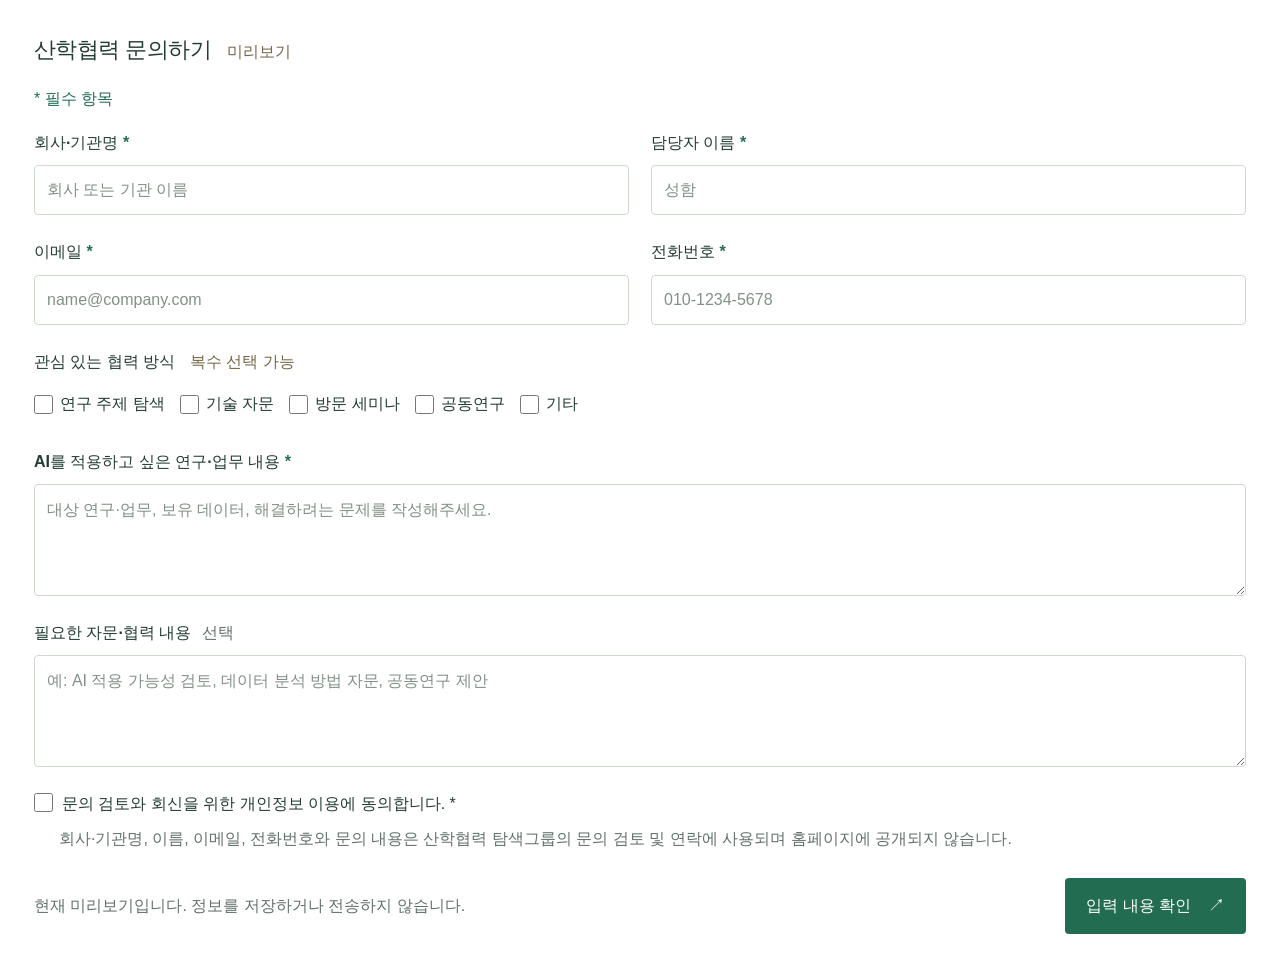
<file: google-apps-script/Index.html>
<!doctype html>
<html lang="ko">
<head>
  <meta charset="utf-8">
  <meta name="viewport" content="width=device-width,initial-scale=1">
  <meta name="referrer" content="no-referrer">
  <base target="_top">
  <title>산학협력 문의</title>
  <style>
    /* Installed KoPubWorld fonts only. Public webfont hosting requires publisher approval. */
    @font-face { font-family:"KoPubWorld Dotum"; font-style:normal; font-weight:400; font-display:swap; src:local("KoPubWorldDotum Medium"), local("KoPubWorldDotumMedium"), local("KoPubWorld돋움체 Medium"); }
    @font-face { font-family:"KoPubWorld Dotum"; font-style:normal; font-weight:700; font-display:swap; src:local("KoPubWorldDotum Bold"), local("KoPubWorldDotumBold"), local("KoPubWorld돋움체 Bold"); }


    :root{--ink:#233d36;--muted:#62716b;--green:#226d51;--line:#dce3d9;--paper:#f8f9f4}
    *{box-sizing:border-box}body{font-size:16px;margin:0;background:#fff;color:var(--ink);font-family:"KoPubWorld Dotum","Malgun Gothic","Apple SD Gothic Neo",sans-serif;font-synthesis:none;line-height:1.65;word-break:keep-all;overflow-wrap:break-word}p,h2{margin:0}button,input,textarea{font:inherit}button{cursor:pointer}.form-shell{padding:32px 34px 30px}h2{font-size:22px;letter-spacing:-.025em}.form-intro{font-size:16px;color:var(--muted);margin:7px 0 23px}.required{margin-top:18px;font-size:16px;color:var(--green);margin-bottom:17px}.form-grid{display:grid;grid-template-columns:1fr 1fr;gap:19px 20px}.field{display:flex;flex-direction:column;gap:7px}.field-wide{grid-column:1/-1}label,legend{font-size:16px;font-weight:700}label small{font-size:16px;color:var(--muted);font-weight:400;margin-left:6px}label span,.required span{color:var(--green)}input[type=text],input[type=email],input[type=tel],textarea{width:100%;border:1px solid #cfd9ce;border-radius:4px;padding:11px 12px;font-size:16px;background:#fff;color:var(--ink);min-height:45px;outline:none}input::placeholder,textarea::placeholder{color:#829087;font-size:16px}input:focus,textarea:focus{border-color:var(--green);box-shadow:0 0 0 3px #226d5112}textarea{min-height:112px;resize:vertical;line-height:1.8}fieldset{border:0;margin:0;padding:0;min-width:0}legend{margin-bottom:9px;padding:0}.choices{display:flex;flex-wrap:wrap;gap:9px 15px}.choices label{display:inline-flex;gap:7px;align-items:center;font-size:16px;font-weight:400;min-height:30px}.choices input,.consent input{width:16px;height:16px;accent-color:var(--green);flex-shrink:0;margin:0}.field-help{font-size:16px;color:var(--muted);margin-top:0}.consent{display:flex;gap:9px;align-items:flex-start;margin:23px 0 7px;font-size:16px;font-weight:400}.consent input{margin-top:3px}.privacy{font-size:16px;color:var(--muted);padding-left:25px;line-height:1.8}.submit-row{display:flex;align-items:center;justify-content:space-between;gap:16px;margin-top:24px}.submit-row p{font-size:16px;color:var(--muted)}.submit{border:0;border-radius:4px;background:var(--green);color:white;font-weight:700;font-size:16px;padding:13px 21px;min-height:47px;white-space:nowrap}.submit span{font-size:17px;margin-left:17px}.submit:hover{background:#19563f}.submit:disabled{opacity:.55;cursor:wait}.submit:focus-visible,input:focus-visible,textarea:focus-visible{outline:2px solid #287dba;outline-offset:3px}.status{margin-top:20px;border:1px solid #cbdcc4;border-radius:4px;padding:15px 17px;background:var(--paper);font-size:16px;line-height:1.9}.status:empty{display:none}.status.error{border-color:#dab2a9;background:#fff7f4;color:#803f32}.status strong{display:block;margin-bottom:3px}.trap{position:absolute;left:-9999px;top:0;width:1px;height:1px;overflow:hidden}.preview-label{font-size:16px;color:#756648;display:inline-block;margin-left:10px;font-weight:400;letter-spacing:0}.success-panel{padding:35px 10px}.success-check{width:48px;height:48px;border-radius:50%;background:#edf2e7;color:var(--green);display:grid;place-items:center;font-size:25px;margin-bottom:22px}.success-panel h2{font-size:25px}.success-panel p{font-size:16px;color:var(--muted);margin-top:13px;line-height:1.9}.receipt{display:block;font-size:16px;color:var(--green);margin-top:22px}.success-panel button{margin-top:25px;background:white;border:1px solid var(--line);padding:10px 16px;border-radius:4px;color:var(--green);font-size:16px}[hidden]{display:none!important}
    @media(max-width:600px){.form-shell{padding:25px 20px}.form-grid{grid-template-columns:1fr;gap:19px}.field-wide{grid-column:auto}h2{font-size:21px}.form-intro{font-size:16px}.submit-row{align-items:stretch;flex-direction:column}.submit{width:100%}.privacy{font-size:16px}.choices{gap:9px 14px}.form-shell label{font-size:16px}.submit-row p{font-size:16px}.consent{font-size:16px}input[type=text],input[type=email],input[type=tel],textarea{font-size:16px}.status{font-size:16px;padding:13px}.preview-label{font-size:16px;margin-left:5px}}
    .form-grid{gap:24px 22px}.field{gap:9px}.choices label{min-height:40px}.choices input,.consent input{width:19px;height:19px}.submit-row{flex-wrap:wrap}.submit-row p{flex:1 1 240px}.submit{font-size:18px}.privacy{line-height:1.8}.preview-label{line-height:1.6}.form-shell .consent{line-height:1.75}.success-panel p{font-size:16px}
    @media(max-width:600px){.submit-row p{flex:auto}.form-shell{padding:28px 20px}.choices{gap:8px 18px}.privacy{padding-left:28px}}
    @media(prefers-reduced-motion:reduce){*{scroll-behavior:auto!important}}
  </style>
</head>
<body>
  <div class="form-shell">
    <div id="form-view">
      <h2>산학협력 문의하기 <span id="preview-label" class="preview-label" hidden>미리보기</span></h2>
      <p class="required"><span>*</span> 필수 항목</p>
      <form id="inquiry" novalidate>
        <div class="form-grid">
          <div class="field"><label for="company">회사·기관명 <span>*</span></label><input id="company" name="company" type="text" autocomplete="organization" maxlength="120" placeholder="회사 또는 기관 이름" required></div>
          <div class="field"><label for="name">담당자 이름 <span>*</span></label><input id="name" name="name" type="text" autocomplete="name" maxlength="60" placeholder="성함" required></div>
          <div class="field"><label for="email">이메일 <span>*</span></label><input id="email" name="email" type="email" autocomplete="email" maxlength="254" placeholder="name@company.com" required></div>
          <div class="field"><label for="phone">전화번호 <span>*</span></label><input id="phone" name="phone" type="tel" inputmode="tel" autocomplete="tel" maxlength="30" placeholder="010-1234-5678" required></div>
          <fieldset class="field-wide"><legend>관심 있는 협력 방식 <span class="preview-label">복수 선택 가능</span></legend><div class="choices"><label><input type="checkbox" name="types" value="연구 주제 탐색">연구 주제 탐색</label><label><input type="checkbox" name="types" value="기술 자문">기술 자문</label><label><input type="checkbox" name="types" value="방문 세미나">방문 세미나</label><label><input type="checkbox" name="types" value="공동연구">공동연구</label><label><input type="checkbox" name="types" value="기타">기타</label></div></fieldset>
          <div class="field field-wide"><label for="research">AI를 적용하고 싶은 연구·업무 내용 <span>*</span></label><textarea id="research" name="research" maxlength="3000" required placeholder="대상 연구·업무, 보유 데이터, 해결하려는 문제를 작성해주세요."></textarea></div>
          <div class="field field-wide"><label for="advice">필요한 자문·협력 내용 <small>선택</small></label><textarea id="advice" name="advice" maxlength="3000" placeholder="예: AI 적용 가능성 검토, 데이터 분석 방법 자문, 공동연구 제안"></textarea></div>
        </div>
        <div class="trap" aria-hidden="true"><label for="website">Website</label><input id="website" name="website" type="text" tabindex="-1" autocomplete="off"></div>
        <label class="consent" for="consent"><input id="consent" name="consent" type="checkbox" required>문의 검토와 회신을 위한 개인정보 이용에 동의합니다. *</label>
        <p class="privacy">회사·기관명, 이름, 이메일, 전화번호와 문의 내용은 산학협력 탐색그룹의 문의 검토 및 연락에 사용되며 홈페이지에 공개되지 않습니다.</p>
        <div class="submit-row"><p id="submit-help">담당자가 이메일 또는 전화로 연락드립니다.</p><button class="submit" type="submit"><span id="submit-label" style="font-size:16px;margin:0">문의 보내기</span><span aria-hidden="true">↗</span></button></div>
        <div id="status" class="status" role="status" aria-live="polite" tabindex="-1"></div>
      </form>
    </div>
    <section id="success-view" class="success-panel" hidden tabindex="-1"><div class="success-check" aria-hidden="true">✓</div><h2>문의가 접수되었습니다.</h2><p>내용을 검토한 후 이메일 또는 전화로 연락드리겠습니다.</p><span id="receipt" class="receipt"></span><button type="button" id="another">다른 문의 작성하기</button></section>
    <noscript><p>문의 입력을 위해 브라우저의 JavaScript를 활성화해주세요. 현재 정보는 전송되지 않았습니다.</p></noscript>
  </div>
  <script>
    (() => {
      const form=document.getElementById('inquiry');
      const submit=form.querySelector('button[type=submit]');
      const status=document.getElementById('status');
      const live=!!(window.google && google.script && google.script.run);
      let startedAt=Date.now(), pending=false, submissionId='', fingerprint='', timer, attempt=0;
      if(!live){document.getElementById('preview-label').hidden=false;document.getElementById('submit-label').textContent='입력 내용 확인';document.getElementById('submit-help').textContent='현재 미리보기입니다. 정보를 저장하거나 전송하지 않습니다.';}
      function resize(){const height=Math.max(document.querySelector('.form-shell').scrollHeight,document.querySelector('.form-shell').getBoundingClientRect().height)+4;window.top.postMessage({channel:'ksme-inquiry-height',height},'*');}
      new ResizeObserver(resize).observe(document.querySelector('.form-shell'));
      function show(message,error=false){status.textContent=message;status.classList.toggle('error',error);resize();}
      function release(){pending=false;submit.disabled=false;clearTimeout(timer);document.getElementById('submit-label').textContent=live?'문의 보내기':'입력 내용 확인';}
      function id(){if(window.crypto?.randomUUID)return crypto.randomUUID();return 'xxxxxxxx-xxxx-4xxx-yxxx-xxxxxxxxxxxx'.replace(/[xy]/g,c=>{const r=Math.random()*16|0;return(c==='x'?r:(r&3|8)).toString(16);});}
      form.phone.addEventListener('input',()=>form.phone.setCustomValidity(''));
      form.addEventListener('submit',event=>{
        event.preventDefault();if(pending)return;
        for(const input of form.querySelectorAll('input[type=text],input[type=email],input[type=tel],textarea'))input.value=input.value.trim();
        const phone=form.phone.value;
        form.phone.setCustomValidity(/^\+?[0-9\s().-]+$/.test(phone)&&phone.replace(/\D/g,'').length>=7&&phone.replace(/\D/g,'').length<=15?'':'전화번호를 확인해주세요.');
        if(!form.reportValidity()){show('필수 항목, 연락처, 개인정보 이용 동의를 확인해주세요.',true);return;}
        const payload={company:form.company.value,name:form.elements.namedItem('name').value,email:form.email.value,phone:form.phone.value,types:[...form.querySelectorAll('[name=types]:checked')].map(i=>i.value),research:form.research.value,advice:form.advice.value,consent:form.consent.checked,website:form.website.value,startedAt};
        if(!live){show('입력 내용을 확인했습니다. 미리보기 상태로, 저장이나 메일 발송은 하지 않았습니다.');return;}
        const nextFingerprint=JSON.stringify({...payload,startedAt:0});
        if(nextFingerprint!==fingerprint){submissionId=id();fingerprint=nextFingerprint;}
        payload.submissionId=submissionId;const thisAttempt=++attempt;pending=true;submit.disabled=true;document.getElementById('submit-label').textContent='접수 중…';show('문의 내용을 접수하고 있습니다.');
        timer=setTimeout(()=>{if(thisAttempt!==attempt)return;release();show('접수 결과를 확인하지 못했습니다. 입력 내용은 유지됩니다. 잠시 후 다시 시도해주세요.',true);},45000);
        google.script.run.withSuccessHandler(result=>{
          if(thisAttempt!==attempt)return;release();
          if(!result?.ok){show(result?.message||'접수를 완료하지 못했습니다. 잠시 후 다시 시도해주세요.',true);return;}
          document.getElementById('form-view').hidden=true;document.getElementById('success-view').hidden=false;document.getElementById('receipt').textContent='접수번호 '+result.receipt;document.getElementById('success-view').focus();resize();
        }).withFailureHandler(()=>{if(thisAttempt!==attempt)return;release();show('접수 결과를 확인하지 못했습니다. 입력 내용은 유지됩니다. 잠시 후 다시 시도해주세요.',true);}).submitInquiry(payload);
      });
      document.getElementById('another').addEventListener('click',()=>{form.reset();show('');submissionId='';fingerprint='';startedAt=Date.now();document.getElementById('success-view').hidden=true;document.getElementById('form-view').hidden=false;form.company.focus();resize();});
      resize();
    })();
  </script>
</body>
</html>
</file>
